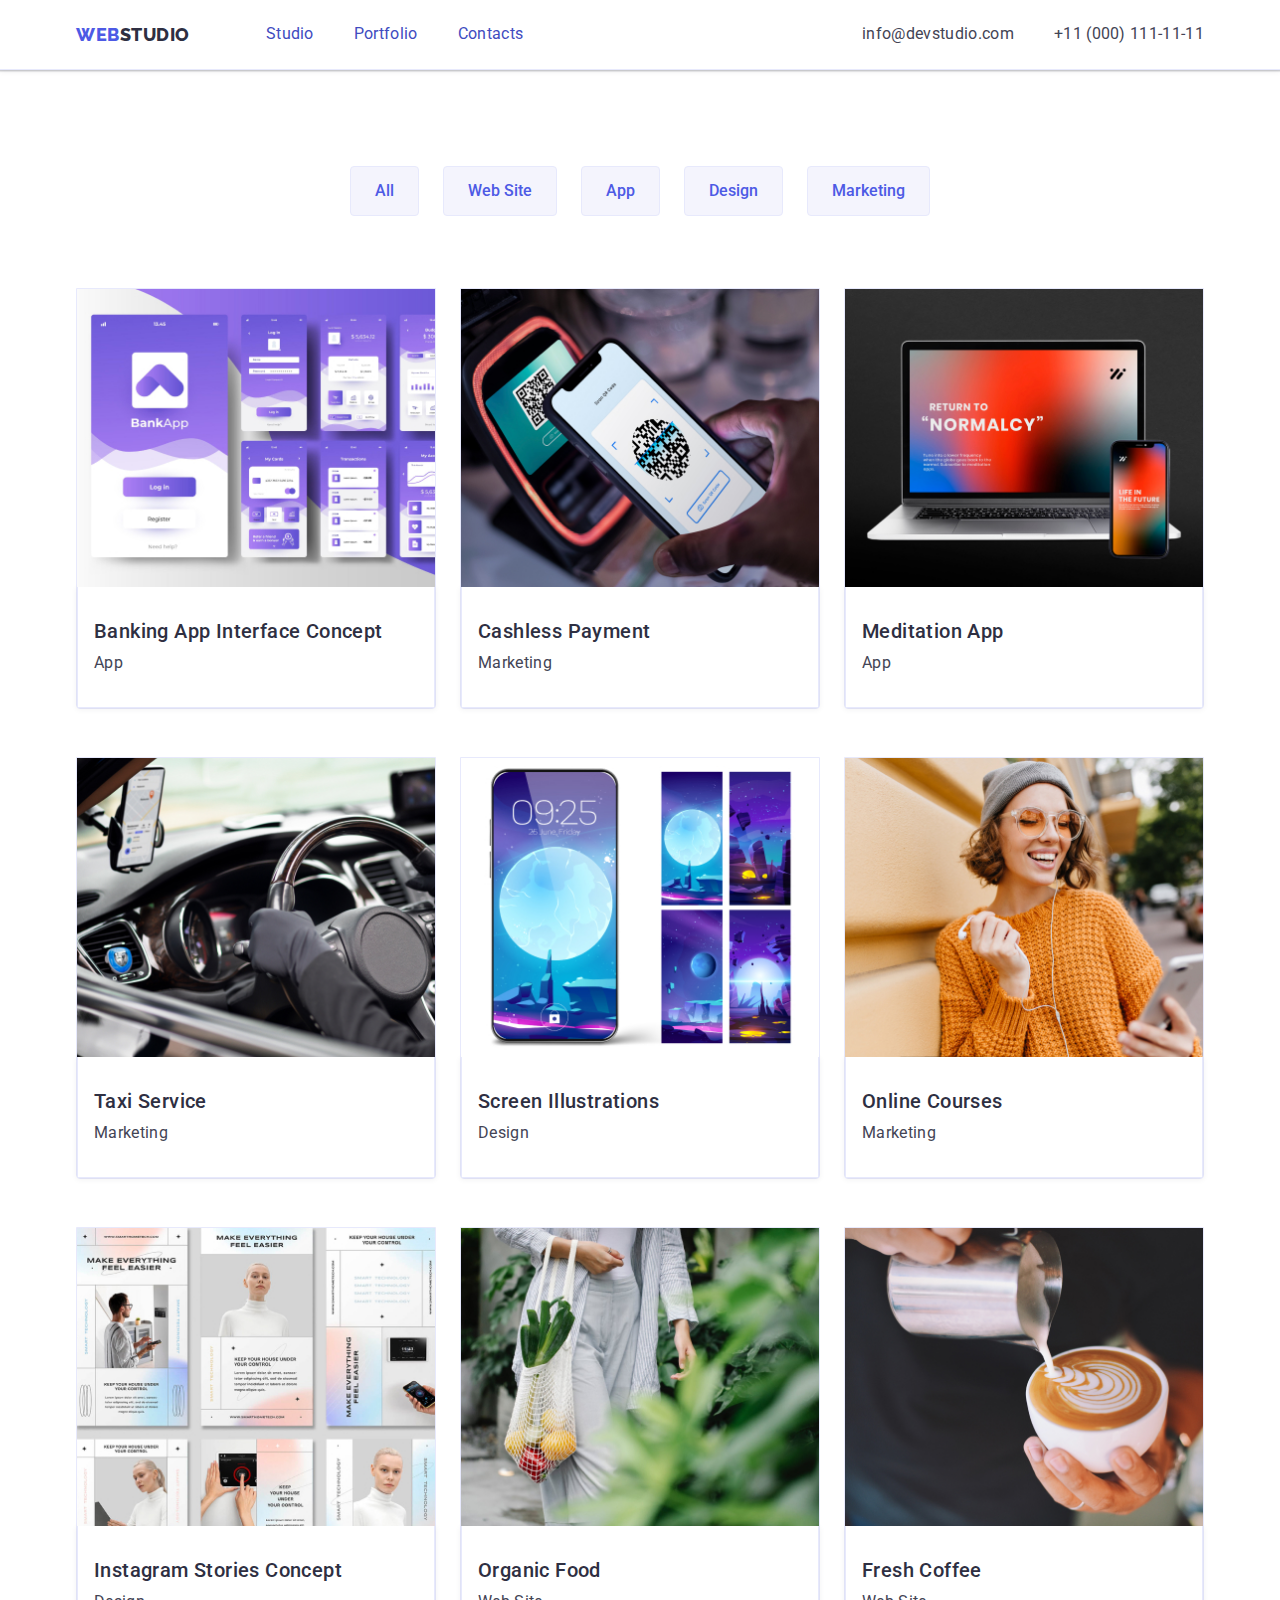
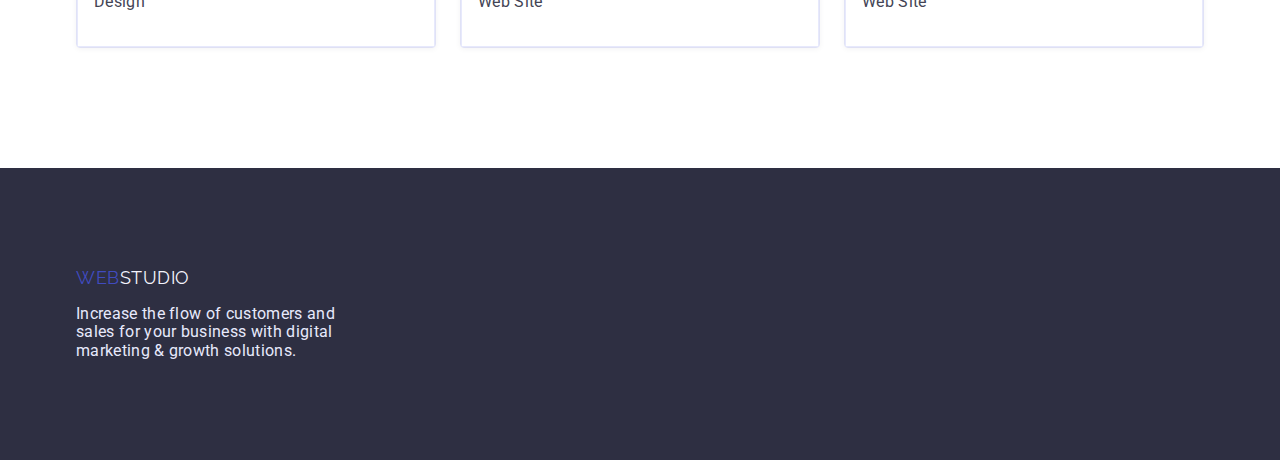
<file: portfolio.html>
<!DOCTYPE html>
<html lang="en">
  <head>
    <meta charset="UTF-8" />
    <meta http-equiv="X-UA-Compatible" content="IE=edge" />
    <meta name="viewport" content="width=device-width, initial-scale=1.0" />
    <title>WebStudio</title>
    <link rel="preconnect" href="https://fonts.googleapis.com" />
    <link rel="preconnect" href="https://fonts.gstatic.com" crossorigin />
    <link
      href="https://fonts.googleapis.com/css2?family=Raleway:wght@800&family=Roboto:wght@400;500;700;900&display=swap"
      rel="stylesheet"
    />
    <link
      rel="stylesheet"
      href="https://cdn.jsdelivr.net/npm/modern-normalize@1.1.0/modern-normalize.min.css"
    />
    <link rel="stylesheet" href="./css/styles.css" />
  </head>

  <body>
    <header class="header">
      <div class="header-container container">
        <nav class="header-nav">
          <a class="link-logo link" href="./index.html"
            >Web<span class="logo-web">Studio</span></a
          >

          <ul class="nav-list-card list">
            <li class="project-card-list">
              <a class="header-nav-link link" href="./index.html">Studio</a>
            </li>
            <li class="project-card-list">
              <a class="header-nav-link link" href="./portfolio.html"
                >Portfolio</a
              >
            </li>
            <li class="project-card-list"><a class="header-nav-link link" href="">Contacts</a></li>
          </ul>
        </nav>

        <address class="address">
          <ul class="card-set list">
            <li class="project-card-list">
              <a class="contact-paragraf link" href="mailto:info@devstudio.com"
                >info@devstudio.com</a
              >
            </li>
            <li class="project-card-tel">
              <a class="contact-paragraf link" href="tel:+110001111111"
                >+11 (000) 111-11-11</a
              >
            </li>
          </ul>
        </address>
      </div>
    </header>

    <main>
      
      <section class="section-portfolio">
        <div class="container">
          <h1 class="title-all" hidden>Portfolio</h1>
          <!-- Filters Btn  -->
          <ul class="list-btn">
            <li><button class="filters-btn" type="button">All</button></li>
            <li><button class="filters-btn" type="button">Web Site</button></li>
            <li><button class="filters-btn" type="button">App</button></li>
            <li><button class="filters-btn" type="button">Design</button></li>
            <li>
              <button class="filters-btn" type="button">Marketing</button>
            </li>
          </ul>

          <!-- Portfolio -->
          <ul class="card-set-img list">
            <li class="project-card">
              <a class="link">
                <img
                  src="./images/img8.jpg"
                  alt="Banking App Interface Concept photo"
                  width="360"
                  height="300"
                />
                <div class="content">
                  <h2 class="portfolio-title">Banking App Interface Concept</h2>
                  <p class="discription">App</p>
                </div>
              </a>
            </li>

            <li class="project-card">
              <a class="link">
                <img
                  src="./images/img9.jpg"
                  alt="Cashless Payment photo"
                  width="360"
                  height="300"
                />
                <div class="content">
                  <h2 class="portfolio-title">Cashless Payment</h2>
                  <p class="discription">Marketing</p>
                </div>
              </a>
            </li>

            <li class="project-card">
              <a class="link">
                <img
                  src="./images/img10.jpg"
                  alt="Meditaion App photo"
                  width="360"
                  height="300"
                />
                <div class="content">
                  <h2 class="portfolio-title">Meditation App</h2>
                  <p class="discription">App</p>
                </div>
              </a>
            </li>

            <li class="project-card">
              <a class="link">
                <img
                  src="./images/img11.jpg"
                  alt="Taxi Service photo"
                  width="360"
                  height="300"
                />
                <div class="content">
                  <h2 class="portfolio-title">Taxi Service</h2>
                  <p class="discription">Marketing</p>
                </div>
              </a>
            </li>

            <li class="project-card">
              <a class="link">
                <img
                  src="./images/img12.jpg"
                  alt="Screen Illustrations photo"
                  width="360"
                  height="300"
                />
                <div class="content">
                  <h2 class="portfolio-title">Screen Illustrations</h2>
                  <p class="discription">Design</p>
                </div>
              </a>
            </li>

            <li class="project-card">
              <a class="link">
                <img
                  src="./images/img13.jpg"
                  alt="Online Courses photo"
                  width="360"
                  height="300"
                />
                <div class="content">
                  <h2 class="portfolio-title">Online Courses</h2>
                  <p class="discription">Marketing</p>
                </div>
              </a>
            </li>

            <li class="project-card">
              <a class="link">
                <img
                  src="./images/img14.jpg"
                  alt="nstagram Stories Concept photo"
                  width="360"
                  height="300"
                />
                <div class="content">
                  <h2 class="portfolio-title">Instagram Stories Concept</h2>
                  <p class="discription">Design</p>
                </div>
              </a>
            </li>

            <li class="project-card">
              <a class="link">
                <img
                  src="./images/img15.jpg"
                  alt="Organic Food photo"
                  width="360"
                  height="300"
                />
                <div class="content">
                  <h2 class="portfolio-title">Organic Food</h2>
                  <p class="discription">Web Site</p>
                </div>
              </a>
            </li>

            <li class="project-card">
              <a class="link">
                <img
                  src="./images/img16.jpg"
                  alt="Fresh Coffee photo"
                  width="360"
                  height="300"
                />
                <div class="content">
                  <h2 class="portfolio-title">Fresh Coffee</h2>
                  <p class="discription">Web Site</p>
                </div>
              </a>
            </li>
          </ul>
        </div>
      </section>
    </main>

    <footer class="footer-bg">
      <div class="container footer-container">
        <a class="link-logo-web link" href="./index.html"
          >Web<span class="logo-web-link">Studio</span></a
        >

        <p class="footer-p">
          Increase the flow of customers and sales for your business with
          digital marketing & growth solutions.
        </p>
      </div>
    </footer>
  </body>
</html>
</file>
<file: css/styles.css>
body {
  font-family: var(--primary-font);
  background-color: var(--white-color);
  color: var(--text-color);
  font-size: 16px;
  letter-spacing: 0.02em;
  transition: 250ms cubic-bezier(0.4, 0, 0.2, 1);
}

h1,
h2,
h3,
h4,
h5,
h6,
p {
  margin: 0;
}

a {
  text-decoration: none;
}

:root {
  --dark-color: #2e2f42;
  --brand-color: #4d5ae5;
  --text-color: #434455;
  --subtext-color: #8e8f99;
  --white-color: #ffffff;
  --light-color: #f4f4fd;
  --accent-color: #e7e9fc;
  --action-color: #404bbf;
  --green-color: #31d0aa;
  --typical-lh: 1.5;
  --typical-ls: 0.02em;
  --trasition: 250ms cubic-bezier(0.4, 0, 0.2, 1);

  --primary-font: 'Roboto', sans-serif;
  --secondary-font: 'Raleway', sans-serif;
}

html {
  box-sizing: border-box;
}

*,
*::before,
*::after {
  box-sizing: inherit;
}

::after ::content {
  position: absolute;
  left: 0;
  bottom: -1px;
  height: 4px;
  background-color: #404bbf;
  border-radius: 2px;
}

img {
  display: block;
  max-width: 100%;
  height: auto;
}

button {
  cursor: pointer;
  border: none;
  border-radius: 4px;
}

ul,
ol {
  list-style: none;
  margin: 0;
  padding-left: 0;
}

.list {
  list-style: none;
  margin: 0;
  padding: 0;
}

svg {
  display: block;
}

li {
  margin-right: 0;
}

.title-all {
  position: absolute;
  width: 1px;
  height: 1px;
  margin: -1px;
  border: 0;
  padding: 0;
  white-space: nowrap;
  clip-path: inset(100%);
  clip: rect(0 0 0 0);
  overflow: hidden;
}

.peculiarity {
  font-family: var(--primary-font);
  font-weight: 500;
  font-size: 20px;
  line-height: 1.2;
  letter-spacing: 0.02em;
  color: var(--dark-color);
}

.link {
  text-decoration: none;
}

.link::before {
  content: '';
  position: absolute;
  bottom: -28px;
  width: 0;
  height: 4px;
  background-color: var(--brand-color);
  transition: width 250ms;
}

.link:hover::before {
  width: 100%;
}
.link:focus::before {
  width: 100%;
}

.btn {
  font-family: inherit;
  font-weight: 500;
  font-size: 16px;
  border-radius: 4px;
  letter-spacing: 0.04em;
}
.btn:hover,
.btn:focus {
  background-color: var(--action-color);
  box-shadow: 0px 4px 4px rgba(0, 0, 0, 0.15);
}

.link-logo {
  margin-right: 76px;
  font-family: 'Raleway', sans-serif;
  font-style: normal;
  font-weight: 800;
  font-size: 18px;
  line-height: 1.17;
  display: inline-block;
  letter-spacing: 0.03em;
  text-transform: uppercase;
  text-decoration: none;
  color: var(--brand-color);
  padding: 24px 0;
}
.logo-web {
  color: var(--dark-color);
}

.link-logo-web {
  margin-bottom: 16px;
  font-family: 'Raleway', sans-serif;
  font-style: normal;
  font-size: 18px;

  display: inline-block;
  letter-spacing: 0.03em;
  text-transform: uppercase;
  text-decoration: none;
  color: var(--action-color);
}

.logo-web-link {
  color: var(--light-color);
}

.link-photo-portfolio {
  text-decoration: none;
}

.container {
  width: 1158px;
  height: auto;
  margin: 0 auto;
  padding-left: 15px;
  padding-right: 15px;
}

/* Header */

.header {
  border-bottom: 1px solid var(--accent-color);
  box-shadow: 0px 1px 6px rgba(46, 47, 66, 0.08),
    0px 1px 1px rgba(46, 47, 66, 0.16), 0px 2px 1px rgba(46, 47, 66, 0.08);
}

.header-container {
  display: flex;
  align-items: center;
}

.header-nav {
  margin-right: auto;
  display: flex;
  align-items: center;
}

.backdrop.is-hidden .window {
  transform: translate(-50%, -50%) scale(0.9);
}

.nav-list-card {
  display: flex;
  gap: 40px;
  margin: 0;
}

.project-card-list {
  padding-top: 24px;
  padding-bottom: 24px;
  transition: color 250ms cubic-bezier(0.4, 0, 0.2, 1);
}

.card-set-list {
  padding-left: 0;
  margin: 0;
  display: flex;
  align-items: center;
  gap: 24px;
}

.card-set {
  padding-left: 0;
  margin: 0;
  display: flex;
  align-items: center;
  gap: 40px;
}
.address {
  font-style: normal;
}

.project-card-tel {
  margin-right: 0;
}

/* HEADER */

.header-nav-link {
  position: relative;
  color: #404bbf;
}

.header-nav-link ::after {
  content: '';
  position: absolute;
  left: 0;
  display: block;
  width: 100%;
  height: 4px;
  background-color: #404bbf;
  border-radius: 2px;
}

.header-nav-link :hover ::before,
.header-nav-link :focus ::before {
  color: #ffffff;
  box-shadow: 0px 1px 6px rgba(46, 47, 66, 0.08),
    0px 1px 1px rgba(46, 47, 66, 0.16), 0px 2px 1px rgba(46, 47, 66, 0.08);
  width: 100%;
}

.header-link:hover {
  color: var(--action-color);
  text-decoration: underline;
}

.contact-paragraf {
  color: var(--text-color);
}

.contact-paragraf:hover,
.contact-paragraf:focus {
  color: var(--action-color);
}

.peculiarity-details {
  font-size: 16px;
  line-height: 1.5;
  letter-spacing: 0.02em;
  white-space: normal;
  color: var(--text-color);
}

.portfolio-title {
  font-weight: 500;
  font-size: 20px;
  line-height: 1.2;
  letter-spacing: 0.02em;
  color: var(--dark-color);
  margin-bottom: 8px;
}

.content {
  border: 1px solid var(--accent-color);
  padding: 32px 16px;
  border-top: none;
  box-shadow: 0px 1px 6px rgba(46, 47, 66, 0.08);
}

.card-set-img-team {
  padding-left: 0;
  display: flex;
  gap: 24px;
  flex-direction: row;
  flex-wrap: wrap;
  justify-content: center;
  align-items: start;
  background-color: var(--white-color);
}

.card-set-img {
  padding-left: 0;
  display: flex;
  flex-wrap: wrap;
  column-gap: 24px;
  row-gap: 48px;
  background-color: var(--white-color);
}
/*main li portfolio */

.project-card {
  width: 360px;
  border-radius: 0px 0px 4px 4px;
  background-color: var(--white-color);
  display: block;
  border: 1px solid var(--accent-color);
}

.portfolio-img {
  display: block;
  width: auto;
}

.card-link {
  display: block;
  transition: box-shadow 250ms cubic-bezier(0.4, 0, 0.2, 1);
}

.card-link:hover,
.card-link:focus {
  box-shadow: 0px 1px 6px rgba(46, 47, 66, 0.08),
    0px 1px 1px rgba(46, 47, 66, 0.16), 0px 2px 1px rgba(46, 47, 66, 0.08);
}

.overlay {
  position: relative;
  overflow: hidden;
}

.hidden-text {
  color: var(--light-color);
  background-color: var(--brand-color);
  position: absolute;
  top: 0;
  left: 0;
  font-size: 16px;
  width: 100%;
  height: 100%;
  overflow: auto;
  padding: 40px 32px;
  font-weight: 400;
  line-height: 1.5;
  letter-spacing: 0.02em;
  transform: translateY(100%);
  transition: transform var(--trasition);
}

.card-link :hover .hidden-text,
.card-link :focus .hidden-text {
  transform: translateY(0%);
}

.project-card-img {
  flex-basis: calc((100% - 72px) / 4);
  margin-bottom: 48px;
  border-radius: 0px 0px 4px 4px;
  background-color: var(--white-color);
  box-shadow: 0px 1px 6px rgba(46, 47, 66, 0.08),
    0px 1px 1px rgba(46, 47, 66, 0.16), 0px 2px 1px rgba(46, 47, 66, 0.08);
  border-radius: 0px 0px 4px 4px;
}

.social-media {
  display: flex;
  gap: 24px;
}

.social-media-item {
  display: block;
  justify-content: center;
  align-items: center;
  gap: 24px;
}

.social-media-link {
  width: 100%;
  height: 100%;
  background-color: var(--brand-color);
  border-radius: 50%;
  display: flex;
  justify-content: center;
  align-items: center;
  margin-bottom: 32px;
  transition: background-color 250ms cubic-bezier(0.4, 0, 0.2, 1);
}

.social-media-link:hover,
.social-media-link:focus {
  background-color: #404bbf;
}

.team-soc-icon {
  color: var(--light-color);
}

.project-card-set {
  width: calc((100% - 48px) / 3);
}

.chapter-our-team-bg {
  padding: 120px 0;
  background-color: var(--light-color);
}

/* paragraf */

.discription {
  font-size: 16px;
  line-height: 1.5;
  letter-spacing: 0.02em;
  color: var(--text-color);
}

.list-btn {
  padding-left: 0;
  list-style: none;
  display: flex;
  justify-content: center;
  gap: 24px;
  margin-bottom: 72px;
}

.section-one {
  padding-left: 0;
  display: flex;
  flex-wrap: wrap;
  gap: 24px;
}

.section-advant {
  padding-top: 120px;
  padding-bottom: 120px;
}

.section-advant.advant-item:not(:last-child) {
  margin-right: 24px;
}

.advant-item {
  width: calc((100% - 72px) / 4);
}

.team {
  padding-bottom: 120px;
}

.profession {
  text-align: center;
  margin-bottom: 8px;
}

.team-imployee {
  padding: 32px 0px;
}

.names-of-specialists {
  text-align: center;
  margin-bottom: 8px;
}

.main-title-bg {
  padding: 188px 0;
  background-image: linear-gradient(
      rgba(46, 47, 66, 0.7),
      rgba(46, 47, 66, 0.7)
    ),
    url('../images/office.jpg');
  background-color: var(--brand-color);

  background-repeat: no-repeat;
  background-position: center;
  background-size: cover;
  max-width: 1440px;
}

.main-title {
  max-width: 496px;
  font-size: 56px;
  line-height: 1.07;
  text-align: center;
  letter-spacing: 0.02em;
  color: var(--light-color);
  white-space: normal;
  display: block;
  margin: 0px auto 48px;
}

/* Button */

.filters-btn {
  font-family: 'Roboto', sans-serif;
  font-style: normal;
  font-weight: 500;
  font-size: 16px;
  line-height: 24px;
  padding: 12px 24px;
  background: var(--light-color);
  border: 1px solid var(--accent-color);
  color: var(--brand-color);
  border-radius: 4px;
  cursor: pointer;
  transition: color 250ms cubic-bezier(0.4, 0, 0.2, 1),
    background-color 250ms cubic-bezier(0.4, 0, 0.2, 1),
    border-color 250ms cubic-bezier(0.4, 0, 0.2, 1),
    box-shadow 250ms cubic-bezier(0.4, 0, 0.2, 1);
}

.filters-btn:hover,
.filters-btn:focus {
  border: 1px solid transparent;
  color: var(--white-color);
  background-color: var(--action-color);
  box-shadow: 0px 3px 1px rgba(0, 0, 0, 0.1), 0px 2px 1px rgba(0, 0, 0, 0.08),
    0px 2px 2px rgba(0, 0, 0, 0.12);
  border-color: var(--action-color);
}

.button-main-title {
  font-family: 'Roboto', sans-serif;
  font-style: normal;
  font-weight: 500;
  font-size: 16px;
  line-height: 1.5;
  letter-spacing: 0.04em;
  color: var(--white-color);
  height: 56px;
 
  
  background-color: var(--brand-color);
  background-color: 250ms cubic-bezier(0.4, 0, 0.2, 1);
  border: none;
  border-radius: 4px;
  cursor: pointer;
  display: block;
  min-width: 169px;
  margin: 0 auto;
  transition: background-color 250ms cubic-bezier(0.4, 0, 0.2, 1);
}

.button-main-title:hover,
.button-main-title:focus {
  background: var(--action-color);
  fill: #ffffff;
}

.icon-pos {
  width: 264px;
  height: 112px;
  left: 0;
  top: 0;
  background: var(--light-color);
  border-radius: 4px;
  display: flex;
  align-items: center;
  justify-content: center;
  margin-bottom: 8px;
}

.customers {
  font-weight: 600;
  font-size: 36px;
  line-height: 1.1;
  letter-spacing: 0.02em;
  text-transform: capitalize;
  display: block;
  text-align: center;
  color: var(--dark-color);
  margin-bottom: 72px;
}

.customers-list {
  display: flex;
  justify-content: space-between;
  gap: 24px;
}

.customers-item {
  width: 168px;
  height: 88px;
}

.customers-item :hover,
.customers-item :focus {
  border-color: #404bbf;
  background-color: #4d5ae5;
}

.icon-customers {
  width: 100%;
  height: 100%;
  border-radius: 4px;
  display: flex;
  justify-content: center;
  align-items: center;
  color: #4d5ae5;
  border: 1px solid var(--subtext-color);
  transition: border-color 250ms cubic-bezier(0.4, 0, 0.2, 1),
    color 250ms cubic-bezier(0.4, 0, 0.2, 1);
}

.customers-file {
  padding-top: 120px;
  padding-bottom: 120px;
}

.customers-icon{
  fill: var(--text-color);
}


/* footer */

.footer-bg {
  padding: 100px 0;
  background-color: var(--dark-color);
}

.footer-p {
  max-width: 264px;
  white-space: normal;
  color: var(--accent-color);
}
.footer-section {
  display: flex;
  align-items: baseline;
}

.footer-conteiner {
  margin-right: 120px;
}


.footer-icon,.team-soc-icon{
  fill: #ffffff;
}
.portfolio-title {
  margin-bottom: 8px;

  font-weight: 500;
  font-size: 20px;
  line-height: 1.2;
  color: var(--dark-color);
}

.section-portfolio {
  padding: 96px 0 120px;
}

.social-media {
  display: flex;
  justify-content: center;
  gap: 24px;
}

/* ------------- */

.soc-media {
  font-family: 'Roboto';
  font-size: 16px;
  line-height: 1.5;
  letter-spacing: 0.02em;
  font-weight: 500;
  color: var(--white-color);
  margin-bottom: 16px;
}

.list-social-media {
  display: flex;
  justify-content: center;
  gap: 24px;
}

.list-footer-media {
  display: flex;
  justify-content: center;
  gap: 16px;
}

.social-media-item {
  width: 40px;
  height: 40px;
}

.soc-media-link {
  width: 100%;
  height: 100%;
  background-color: var(--brand-color);
  border-radius: 50%;
  display: flex;
  align-items: center;
  justify-content: center;
  transition: background-color 250ms cubic-bezier(0.4, 0, 0.2, 1);
}

.footer-links {
  left: 540px;
}

.soc-media-link:hover,
.soc-media-link:focus {
  background-color: var(--green-color);
}

.footer-icon {
  color: var(--light-color);
}

/* modal window */

.backdrop {
  background-color: rgba(46, 47, 66, 0.4);
  opacity: 1;
  position: fixed;
  top: 0;
  left: 0;
  width: 100%;
  height: 100%;
  transition: opaciti var(--trasition), visibility var(--trasition);
}

.backdrop.is-hidden {
  visibility: hidden;
  opacity: 0;
  pointer-events: none;
}

.modal {
  position: absolute;
  top: 50%;
  left: 50%;
  width: 408px;
  min-height: 576px;
  background: #fcfcfc;
  box-shadow: 0px 1px 1px rgba(0, 0, 0, 0.14), 0px 1px 3px rgba(0, 0, 0, 0.12),
    0px 2px 1px rgba(0, 0, 0, 0.2);
  border-radius: 4px;
  transform: translate(-50%, -50%) scale(1);
  transition: transform var(--trasition);
}

.backdrop.is-hidden .modal {
  opacity: 0;
  transform: translateX(-50%) translateY(70%);
}

.modal-close {
  position: absolute;
  top: 24px;
  right: 24px;
  width: 24px;
  height: 24px;
  border-radius: 50%;
  display: flex;
  align-items: center;
  justify-content: center;
  background-color: #e7e9fc;
  border: 1px solid rgba(0, 0, 0, 0.1);
  padding: 0;
  transition: background-color var(--trasition), color var(--trasition),
    border-color var(--trasition);
}

.modal-close :hover,
.modal-close :focus {
  background-color: var(--action-color);
  color: var(--accent-color);
  border-color: transparent;
}

.modal-close {
  fill: currentColor;
}

.modal-close :hover .modal-close-icon,
.modal-close :focus .modal-close-icon {
  fill: #ffffff;
}
</file>
